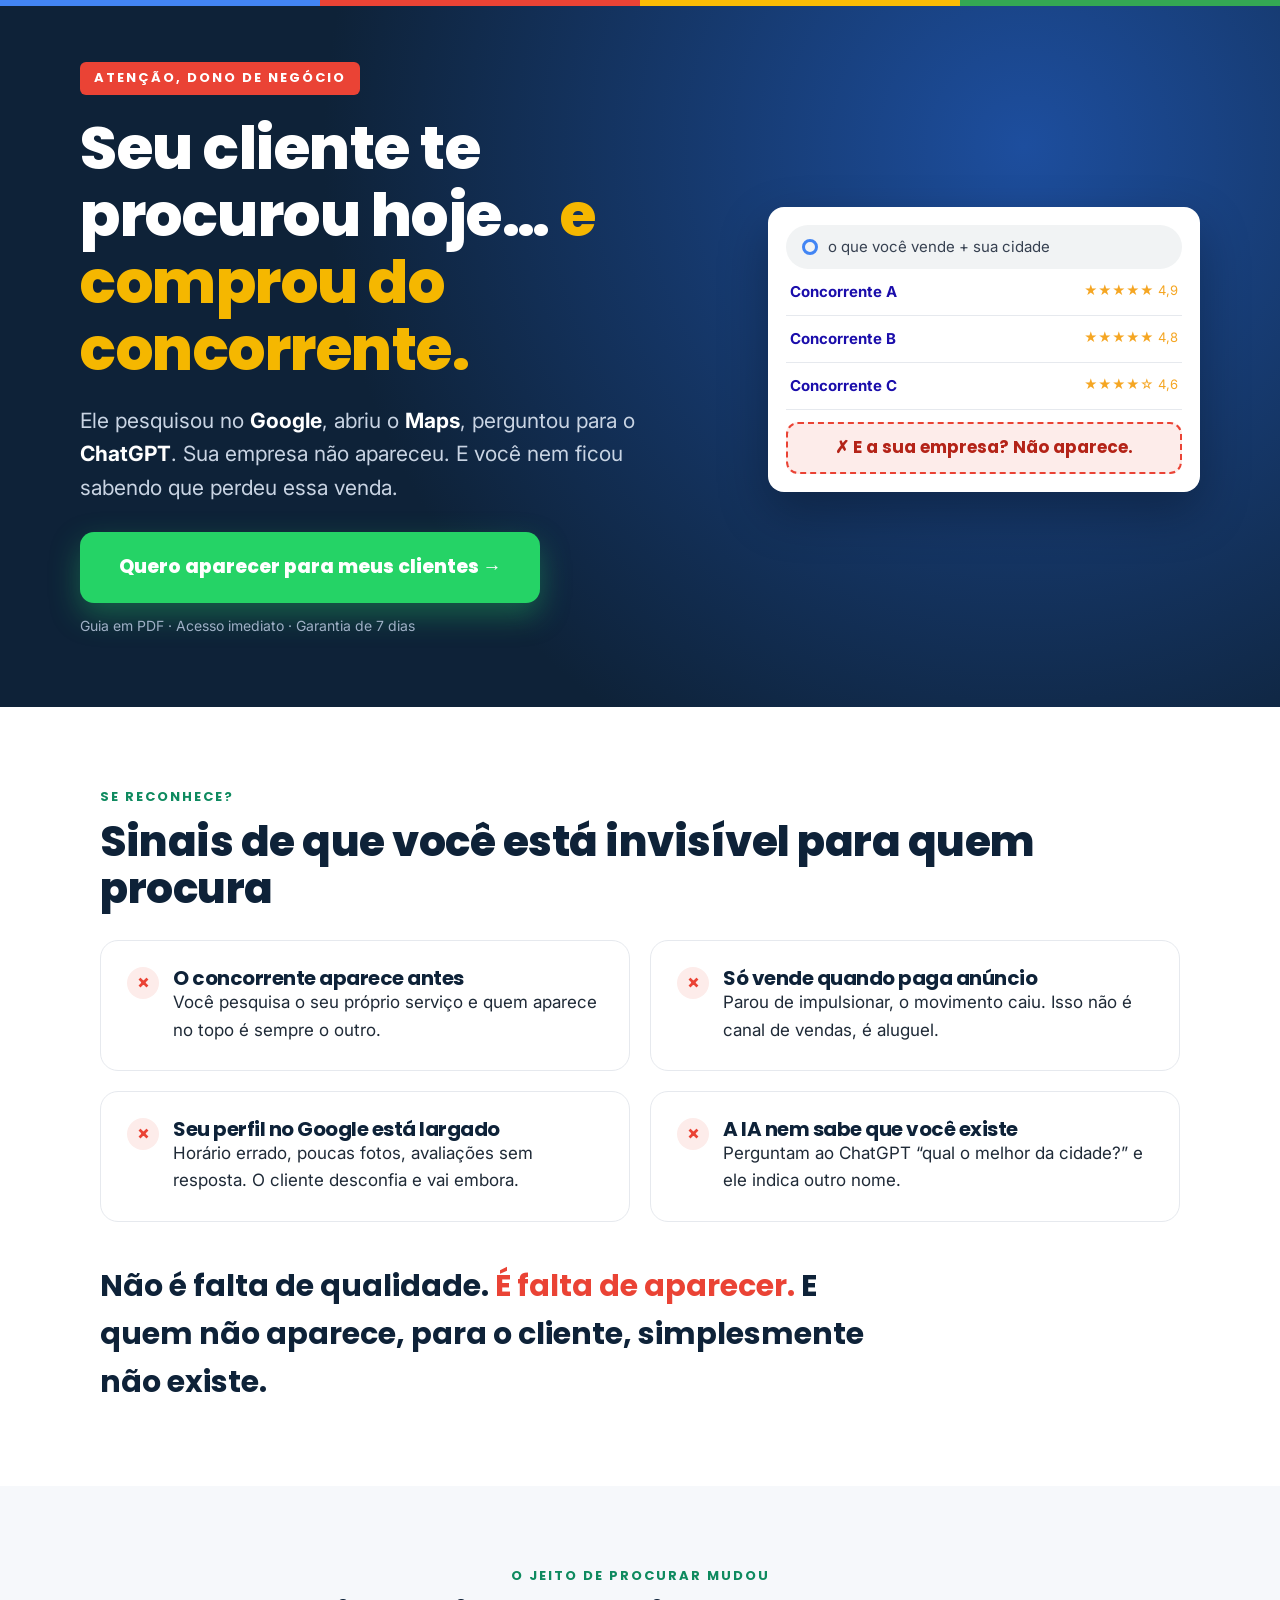
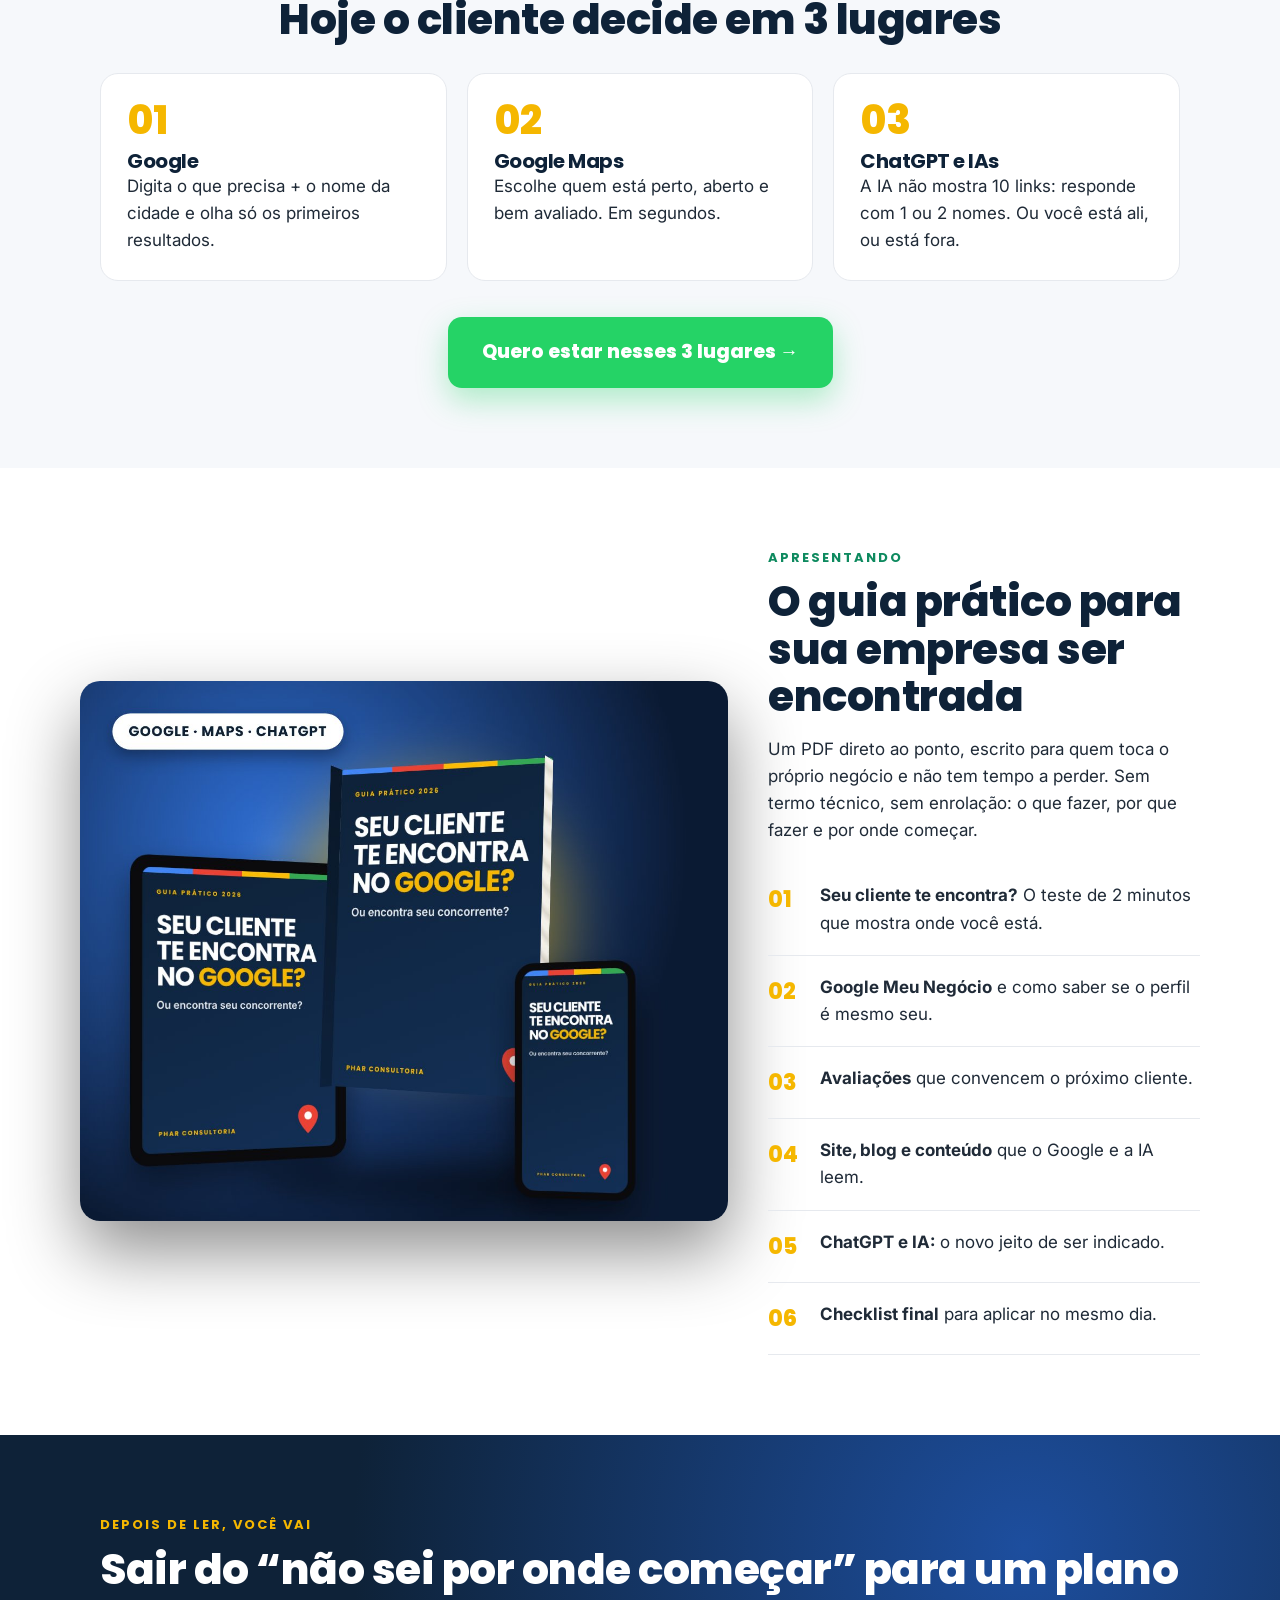
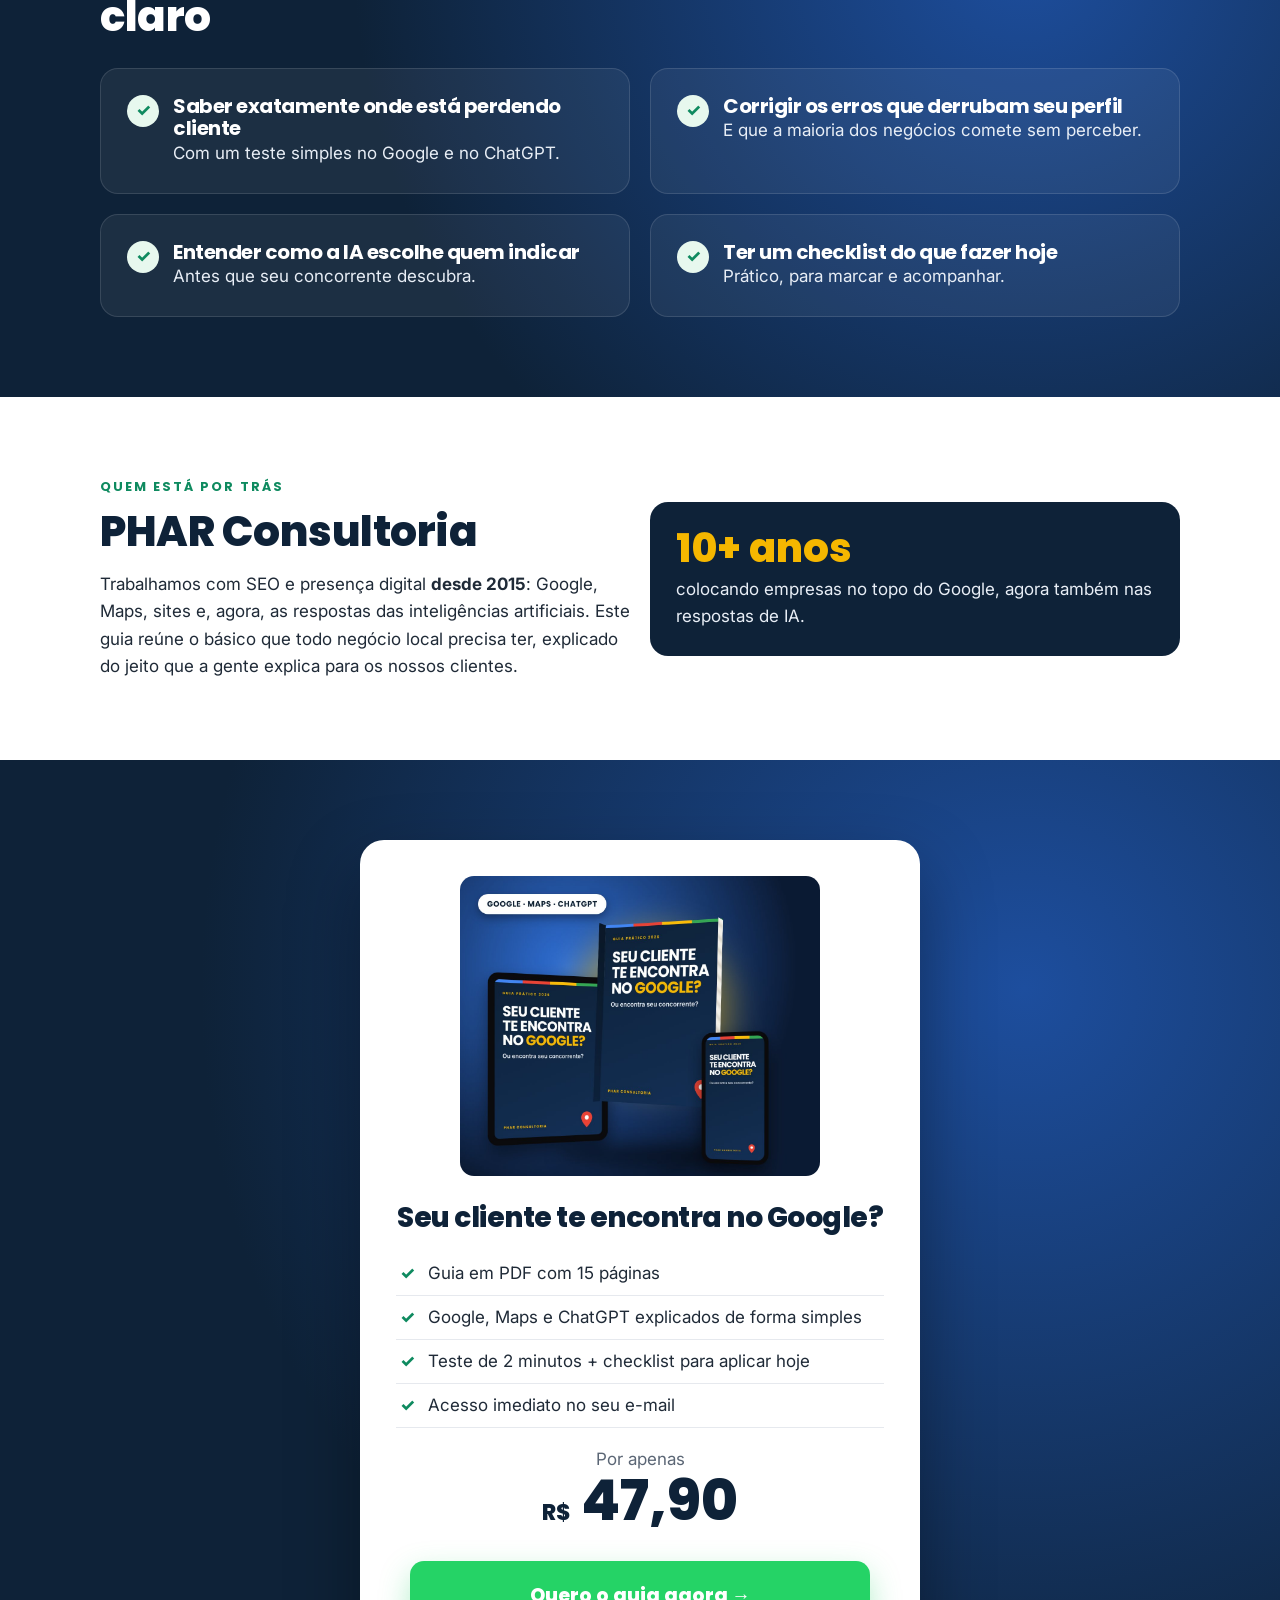
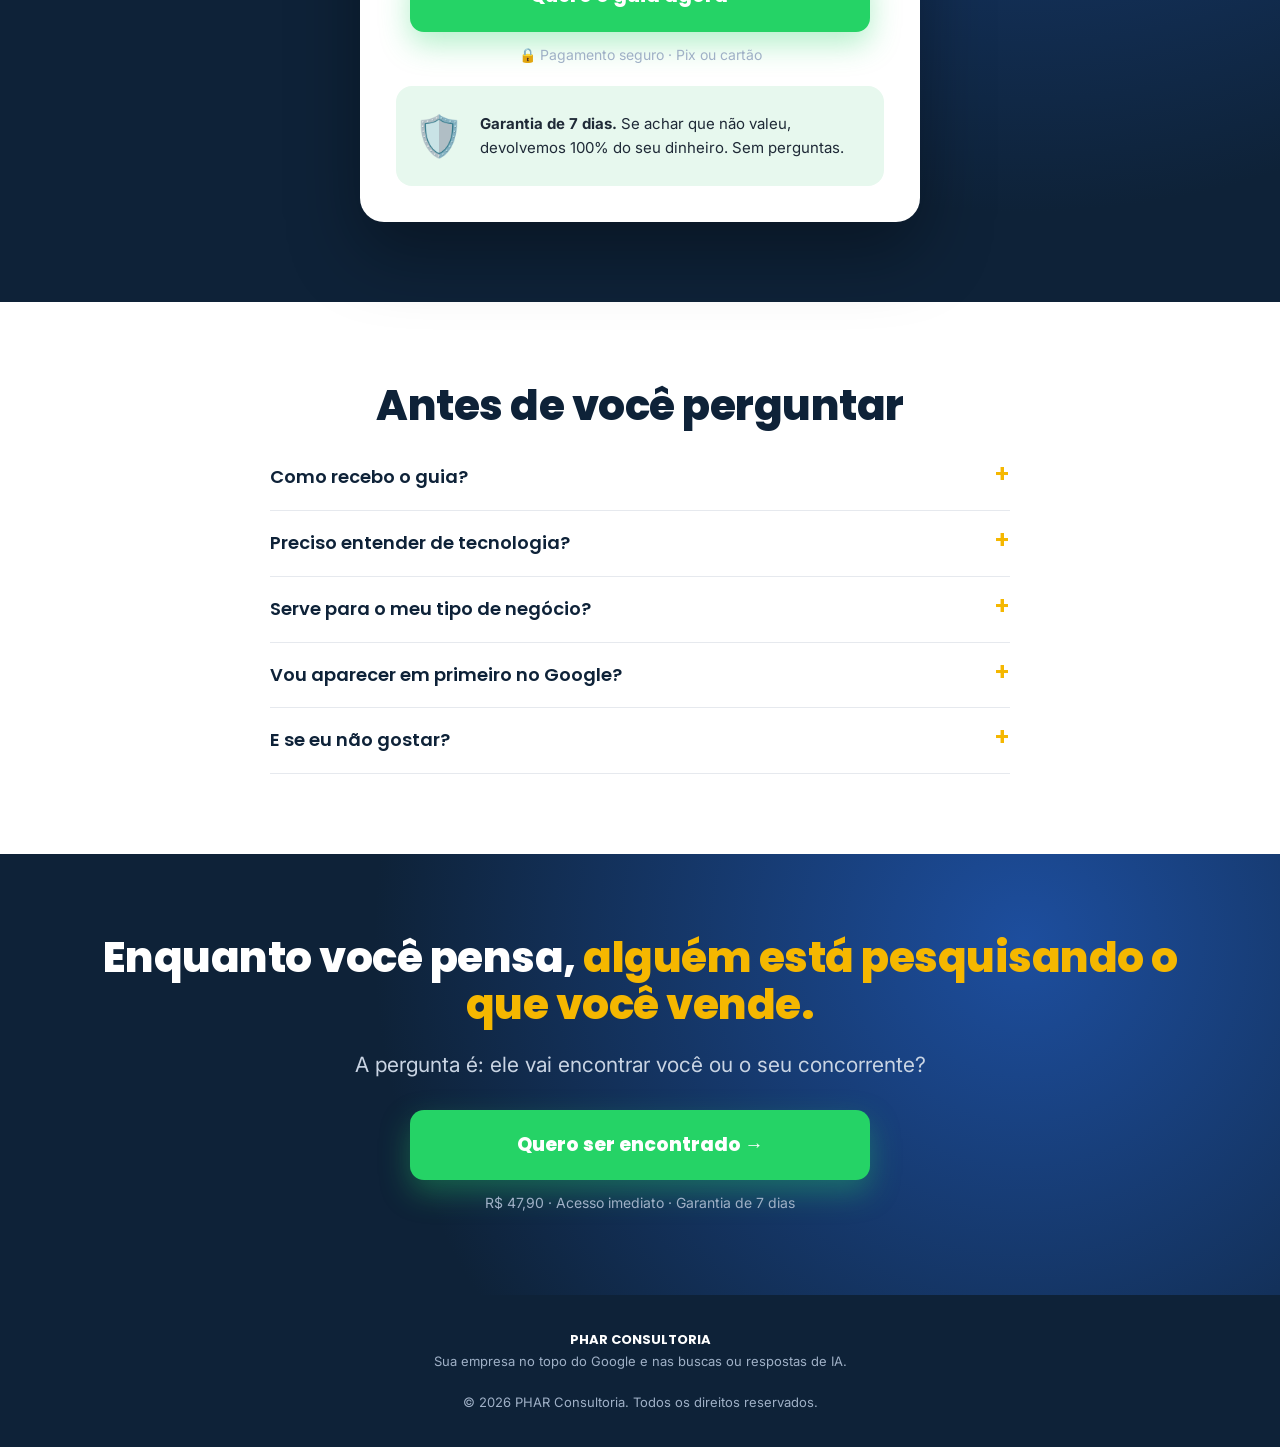
<file: index.html>
<!doctype html>
<html lang="pt-BR">
<head>
<meta charset="utf-8">
<meta name="viewport" content="width=device-width,initial-scale=1">
<title>Seu cliente te encontra no Google? | PHAR Consultoria</title>
<meta name="description" content="Guia prático para sua empresa aparecer no Google, no Maps e nas respostas do ChatGPT. Acesso imediato.">
<meta property="og:title" content="Seu cliente te encontra no Google… ou encontra seu concorrente?">
<meta property="og:image" content="assets/produto.jpg">
<link rel="preconnect" href="https://fonts.googleapis.com">
<link href="https://fonts.googleapis.com/css2?family=Inter:wght@400;600;700&family=Poppins:wght@600;700;800&display=swap" rel="stylesheet">
<link rel="stylesheet" href="styles.css">
<script src="config.js"></script>
</head>
<body>
<div class="gbar"><span></span><span></span><span></span><span></span></div>

<!-- 1. DOR IMEDIATA -->
<section class="dark">
 <div class="wrap hero">
  <div>
   <span class="tag">Atenção, dono de negócio</span>
   <h1>Seu cliente te procurou hoje… <em>e comprou do concorrente.</em></h1>
   <p class="lead">Ele pesquisou no <b>Google</b>, abriu o <b>Maps</b>, perguntou para o <b>ChatGPT</b>. Sua empresa não apareceu. E você nem ficou sabendo que perdeu essa venda.</p>
   <a class="btn big js-checkout" href="#">Quero aparecer para meus clientes →</a>
   <p class="micro">Guia em PDF · Acesso imediato · Garantia de 7 dias</p>
  </div>
  <div class="search">
   <div class="q"><i></i>o que você vende + sua cidade</div>
   <div class="res"><b>Concorrente A</b><span>★★★★★ 4,9</span></div>
   <div class="res"><b>Concorrente B</b><span>★★★★★ 4,8</span></div>
   <div class="res"><b>Concorrente C</b><span>★★★★☆ 4,6</span></div>
   <div class="miss">✗ E a sua empresa? Não aparece.</div>
  </div>
 </div>
</section>

<!-- 2. ESPELHO DA DOR -->
<section class="sec">
 <div class="wrap">
  <p class="kick">Se reconhece?</p>
  <h2>Sinais de que você está invisível para quem procura</h2>
  <div class="grid g2" style="margin-top:28px">
   <div class="card pain"><span class="x">✗</span><div><h3>O concorrente aparece antes</h3><p>Você pesquisa o seu próprio serviço e quem aparece no topo é sempre o outro.</p></div></div>
   <div class="card pain"><span class="x">✗</span><div><h3>Só vende quando paga anúncio</h3><p>Parou de impulsionar, o movimento caiu. Isso não é canal de vendas, é aluguel.</p></div></div>
   <div class="card pain"><span class="x">✗</span><div><h3>Seu perfil no Google está largado</h3><p>Horário errado, poucas fotos, avaliações sem resposta. O cliente desconfia e vai embora.</p></div></div>
   <div class="card pain"><span class="x">✗</span><div><h3>A IA nem sabe que você existe</h3><p>Perguntam ao ChatGPT “qual o melhor da cidade?” e ele indica outro nome.</p></div></div>
  </div>
  <p class="big-q" style="margin-top:40px">Não é falta de qualidade. <span style="color:var(--red)">É falta de aparecer.</span> E quem não aparece, para o cliente, simplesmente não existe.</p>
 </div>
</section>

<!-- 3. NOVO CENÁRIO -->
<section class="sec soft">
 <div class="wrap center">
  <p class="kick">O jeito de procurar mudou</p>
  <h2>Hoje o cliente decide em 3 lugares</h2>
  <div class="grid g3" style="margin-top:30px;text-align:left">
   <div class="card"><div class="num">01</div><h3 style="margin-top:10px">Google</h3><p>Digita o que precisa + o nome da cidade e olha só os primeiros resultados.</p></div>
   <div class="card"><div class="num">02</div><h3 style="margin-top:10px">Google Maps</h3><p>Escolhe quem está perto, aberto e bem avaliado. Em segundos.</p></div>
   <div class="card"><div class="num">03</div><h3 style="margin-top:10px">ChatGPT e IAs</h3><p>A IA não mostra 10 links: responde com 1 ou 2 nomes. Ou você está ali, ou está fora.</p></div>
  </div>
  <a class="btn js-checkout" href="#" style="margin-top:36px">Quero estar nesses 3 lugares →</a>
 </div>
</section>

<!-- 4. PRODUTO -->
<section class="sec">
 <div class="wrap hero" style="padding:0">
  <img src="assets/produto.jpg" alt="Guia Seu cliente te encontra no Google? em PDF, tablet e celular" loading="lazy">
  <div>
   <p class="kick">Apresentando</p>
   <h2>O guia prático para sua empresa ser encontrada</h2>
   <p>Um PDF direto ao ponto, escrito para quem toca o próprio negócio e não tem tempo a perder. Sem termo técnico, sem enrolação: o que fazer, por que fazer e por onde começar.</p>
   <div style="margin-top:20px">
    <div class="chap"><span class="n">01</span><div><b>Seu cliente te encontra?</b> O teste de 2 minutos que mostra onde você está.</div></div>
    <div class="chap"><span class="n">02</span><div><b>Google Meu Negócio</b> e como saber se o perfil é mesmo seu.</div></div>
    <div class="chap"><span class="n">03</span><div><b>Avaliações</b> que convencem o próximo cliente.</div></div>
    <div class="chap"><span class="n">04</span><div><b>Site, blog e conteúdo</b> que o Google e a IA leem.</div></div>
    <div class="chap"><span class="n">05</span><div><b>ChatGPT e IA:</b> o novo jeito de ser indicado.</div></div>
    <div class="chap"><span class="n">06</span><div><b>Checklist final</b> para aplicar no mesmo dia.</div></div>
   </div>
  </div>
 </div>
</section>

<!-- 5. BENEFÍCIOS -->
<section class="sec dark">
 <div class="wrap">
  <p class="kick">Depois de ler, você vai</p>
  <h2>Sair do “não sei por onde começar” para um plano claro</h2>
  <div class="grid g2" style="margin-top:28px">
   <div class="card pain"><span class="ok">✓</span><div><h3>Saber exatamente onde está perdendo cliente</h3><p>Com um teste simples no Google e no ChatGPT.</p></div></div>
   <div class="card pain"><span class="ok">✓</span><div><h3>Corrigir os erros que derrubam seu perfil</h3><p>E que a maioria dos negócios comete sem perceber.</p></div></div>
   <div class="card pain"><span class="ok">✓</span><div><h3>Entender como a IA escolhe quem indicar</h3><p>Antes que seu concorrente descubra.</p></div></div>
   <div class="card pain"><span class="ok">✓</span><div><h3>Ter um checklist do que fazer hoje</h3><p>Prático, para marcar e acompanhar.</p></div></div>
  </div>
 </div>
</section>

<!-- 6. PROVA SOCIAL (aparece só quando houver cases no config.js) -->
<section class="sec soft" id="cases" hidden>
 <div class="wrap">
  <p class="kick">Resultados reais</p>
  <h2>O que acontece quando o Google trabalha a seu favor</h2>
  <div class="grid g3" id="cases-grid" style="margin-top:28px"></div>
 </div>
</section>

<!-- 7. AUTORIDADE -->
<section class="sec">
 <div class="wrap grid g2" style="align-items:center">
  <div>
   <p class="kick">Quem está por trás</p>
   <h2>PHAR Consultoria</h2>
   <p>Trabalhamos com SEO e presença digital <b>desde 2015</b>: Google, Maps, sites e, agora, as respostas das inteligências artificiais. Este guia reúne o básico que todo negócio local precisa ter, explicado do jeito que a gente explica para os nossos clientes.</p>
  </div>
  <div class="card" style="background:var(--navy);color:#E8EEF6;border:0">
   <div class="num">10+ anos</div><p style="margin-top:8px">colocando empresas no topo do Google, agora também nas respostas de IA.</p>
  </div>
 </div>
</section>

<!-- 8. OFERTA -->
<section class="sec dark" id="oferta">
 <div class="wrap">
  <div class="offer">
   <img src="assets/produto.jpg" alt="Guia em PDF" loading="lazy">
   <h2 style="font-size:28px">Seu cliente te encontra no Google?</h2>
   <ul>
    <li>Guia em PDF com 15 páginas</li>
    <li>Google, Maps e ChatGPT explicados de forma simples</li>
    <li>Teste de 2 minutos + checklist para aplicar hoje</li>
    <li>Acesso imediato no seu e-mail</li>
   </ul>
   <p style="color:var(--mut)">Por apenas</p>
   <div class="price"><small>R$</small> <span class="js-preco">47,90</span></div>
   <p class="micro js-parcelado"></p>
   <a class="btn big js-checkout" href="#" style="margin-top:20px">Quero o guia agora →</a>
   <p class="micro">🔒 Pagamento seguro · Pix ou cartão</p>
   <div class="guar"><span class="s">🛡️</span><div><b>Garantia de 7 dias.</b> Se achar que não valeu, devolvemos 100% do seu dinheiro. Sem perguntas.</div></div>
  </div>
 </div>
</section>

<!-- 9. FAQ -->
<section class="sec">
 <div class="wrap" style="max-width:780px">
  <h2 class="center">Antes de você perguntar</h2>
  <details><summary>Como recebo o guia?</summary><p>Assim que o pagamento é confirmado, você recebe o acesso no seu e-mail. No Pix, é na hora.</p></details>
  <details><summary>Preciso entender de tecnologia?</summary><p>Não. O guia foi escrito para dono de negócio, sem termo técnico sem explicação.</p></details>
  <details><summary>Serve para o meu tipo de negócio?</summary><p>Serve para qualquer negócio que atende clientes de uma cidade ou região: clínicas, lojas, restaurantes, prestadores de serviço, imobiliárias e muito mais.</p></details>
  <details><summary>Vou aparecer em primeiro no Google?</summary><p>Ninguém sério promete primeiro lugar. O guia mostra o básico que faz sua empresa ser encontrada e onde você está perdendo clientes hoje.</p></details>
  <details><summary>E se eu não gostar?</summary><p>Você tem 7 dias de garantia. É só pedir o reembolso e devolvemos todo o valor.</p></details>
 </div>
</section>

<!-- 10. CTA FINAL -->
<section class="sec dark center">
 <div class="wrap">
  <h2>Enquanto você pensa, <em>alguém está pesquisando o que você vende.</em></h2>
  <p class="lead">A pergunta é: ele vai encontrar você ou o seu concorrente?</p>
  <a class="btn big js-checkout" href="#">Quero ser encontrado →</a>
  <p class="micro">R$ <span class="js-preco">47,90</span> · Acesso imediato · Garantia de 7 dias</p>
 </div>
</section>

<footer>
 <b>PHAR CONSULTORIA</b><br>Sua empresa no topo do Google e nas buscas ou respostas de IA.<br><br>
 © 2026 PHAR Consultoria. Todos os direitos reservados.
</footer>

<div class="sticky"><a class="btn js-checkout" href="#">Quero o guia por R$ <span class="js-preco">47,90</span> →</a></div>

<script>
(function(){
 var C = window.PHAR || {};
 // Repassa UTMs e parâmetros do anúncio para o checkout
 var qs = location.search;
 document.querySelectorAll('.js-checkout').forEach(function(a){
  a.href = C.checkout + (qs ? (C.checkout.indexOf('?')>-1 ? '&' + qs.slice(1) : qs) : '');
 });
 document.querySelectorAll('.js-preco').forEach(function(e){ e.textContent = C.preco; });
 document.querySelectorAll('.js-parcelado').forEach(function(e){ e.textContent = C.precoParcelado || ''; });
 // Prova social
 if (C.cases && C.cases.length){
  var g = document.getElementById('cases-grid');
  C.cases.forEach(function(c){
   var d = document.createElement('div'); d.className = 'card case';
   d.innerHTML = '<div class="num"></div><p style="font-weight:600;margin-top:6px"></p><p style="margin-top:12px;color:var(--mut)"></p><p style="margin-top:12px;font-family:Poppins;font-weight:700;color:var(--navy)"></p>';
   d.children[0].textContent = c.numero; d.children[1].textContent = c.rotulo;
   d.children[2].textContent = c.texto; d.children[3].textContent = c.negocio + (c.cidade ? ' · ' + c.cidade : '');
   g.appendChild(d);
  });
  document.getElementById('cases').hidden = false;
 }
 // Back redirect: ao tentar voltar, vai para a página do Raio-X
 try {
  history.pushState({br:1}, '', location.href);
  window.addEventListener('popstate', function(){ location.replace('raio-x.html' + qs); });
 } catch(e){}
})();
</script>
</body>
</html>
</file>
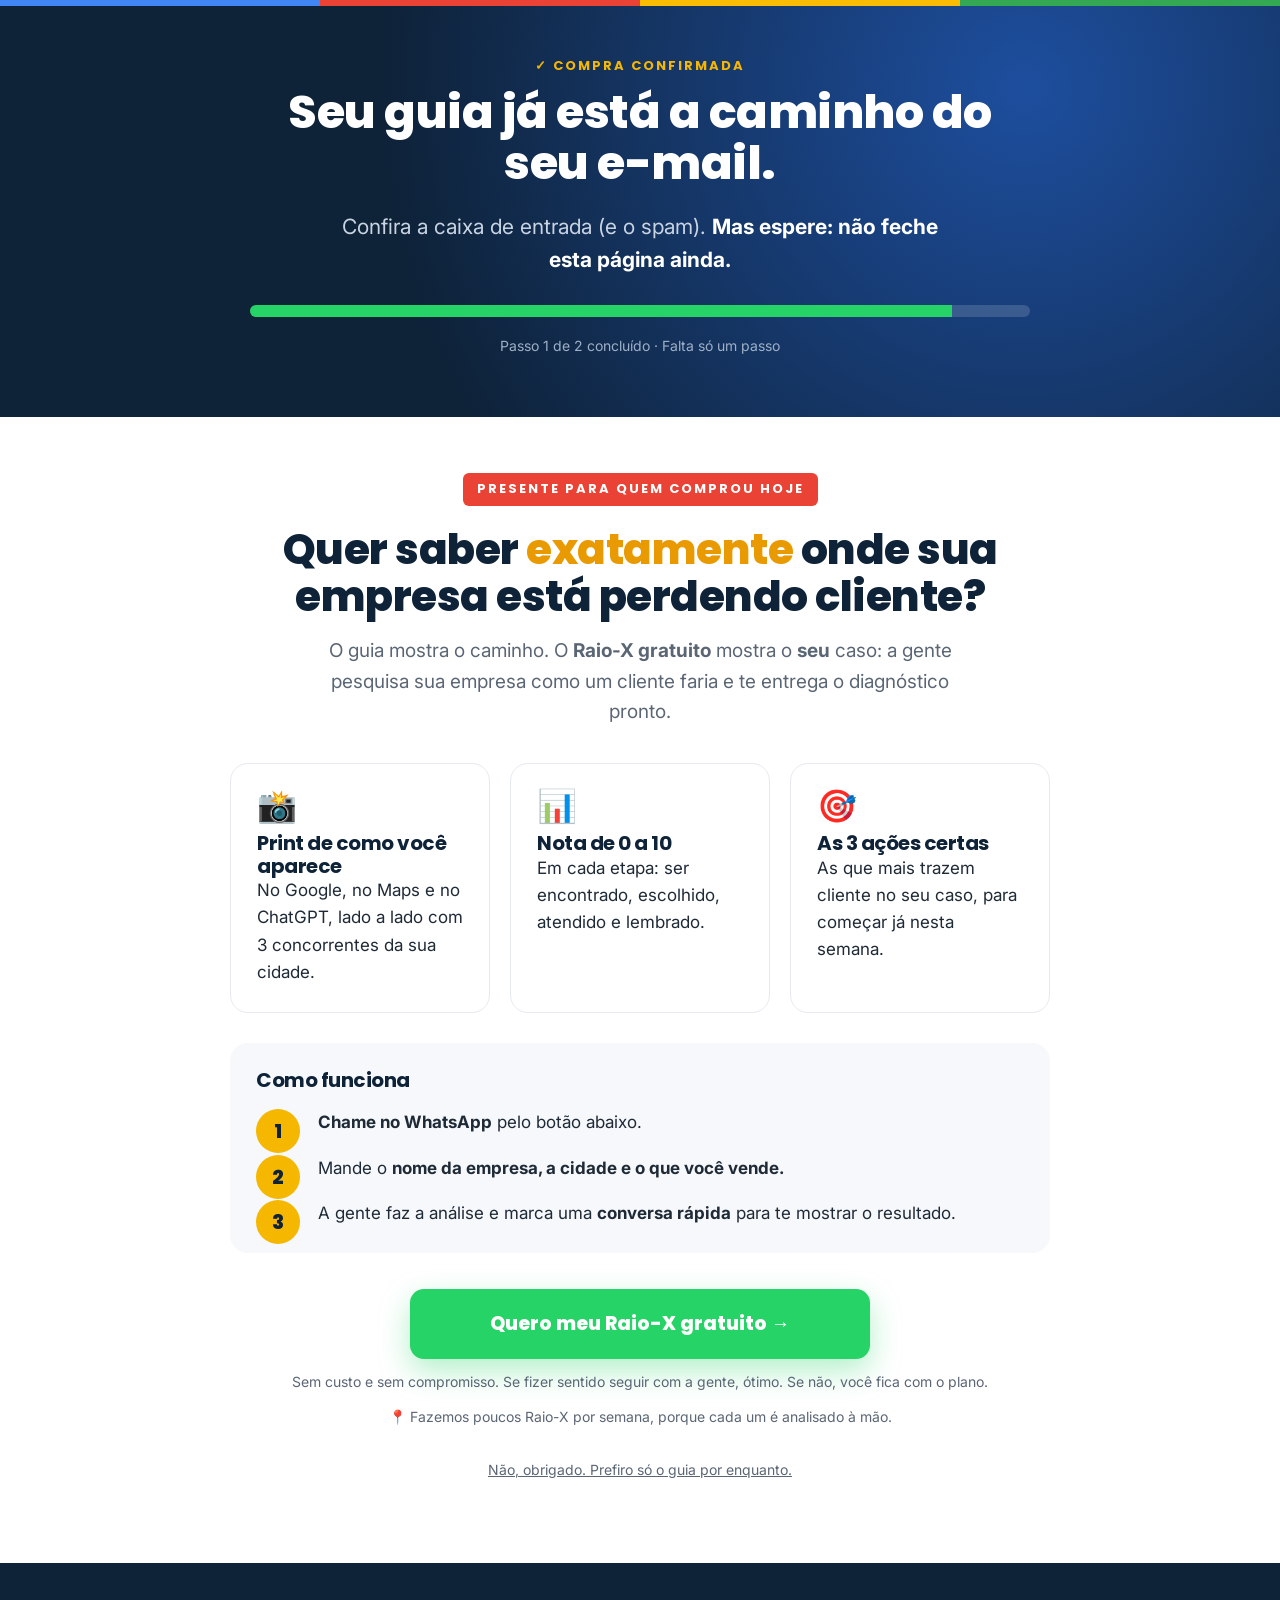
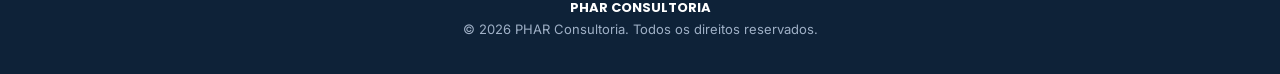
<file: obrigado.html>
<!doctype html>
<html lang="pt-BR">
<head>
<meta charset="utf-8">
<meta name="viewport" content="width=device-width,initial-scale=1">
<title>Compra confirmada | PHAR Consultoria</title>
<meta name="robots" content="noindex">
<link rel="preconnect" href="https://fonts.googleapis.com">
<link href="https://fonts.googleapis.com/css2?family=Inter:wght@400;600;700&family=Poppins:wght@600;700;800&display=swap" rel="stylesheet">
<link rel="stylesheet" href="styles.css">
<script src="config.js"></script>
</head>
<body>
<div class="gbar"><span></span><span></span><span></span><span></span></div>

<section class="dark">
 <div class="wrap center" style="padding:50px 20px 60px;max-width:820px">
  <p class="kick">✓ Compra confirmada</p>
  <h1 style="font-size:clamp(30px,5vw,46px)">Seu guia já está a caminho do seu e-mail.</h1>
  <p class="lead">Confira a caixa de entrada (e o spam). <b>Mas espere: não feche esta página ainda.</b></p>
  <div class="prog"><div style="width:90%"></div></div>
  <p class="micro">Passo 1 de 2 concluído · Falta só um passo</p>
 </div>
</section>

<section class="sec" style="padding-top:56px">
 <div class="wrap" style="max-width:860px">
  <div class="center">
   <span class="tag">Presente para quem comprou hoje</span>
   <h2>Quer saber <em style="color:#E89A00">exatamente</em> onde sua empresa está perdendo cliente?</h2>
   <p style="font-size:19px;color:var(--mut);max-width:680px;margin:0 auto">O guia mostra o caminho. O <b>Raio-X gratuito</b> mostra o <b>seu</b> caso: a gente pesquisa sua empresa como um cliente faria e te entrega o diagnóstico pronto.</p>
  </div>

  <div class="grid g3" style="margin-top:36px">
   <div class="card"><div class="num" style="font-size:32px">📸</div><h3 style="margin-top:10px">Print de como você aparece</h3><p>No Google, no Maps e no ChatGPT, lado a lado com 3 concorrentes da sua cidade.</p></div>
   <div class="card"><div class="num" style="font-size:32px">📊</div><h3 style="margin-top:10px">Nota de 0 a 10</h3><p>Em cada etapa: ser encontrado, escolhido, atendido e lembrado.</p></div>
   <div class="card"><div class="num" style="font-size:32px">🎯</div><h3 style="margin-top:10px">As 3 ações certas</h3><p>As que mais trazem cliente no seu caso, para começar já nesta semana.</p></div>
  </div>

  <div class="card" style="margin-top:30px;background:var(--bg);border:0">
   <h3>Como funciona</h3>
   <div class="steps grid" style="margin-top:18px;gap:18px">
    <div class="step"><b>Chame no WhatsApp</b> pelo botão abaixo.</div>
    <div class="step">Mande o <b>nome da empresa, a cidade e o que você vende.</b></div>
    <div class="step">A gente faz a análise e marca uma <b>conversa rápida</b> para te mostrar o resultado.</div>
   </div>
  </div>

  <div class="center" style="margin-top:36px">
   <a class="btn big js-raiox" href="#">Quero meu Raio-X gratuito →</a>
   <p class="micro">Sem custo e sem compromisso. Se fizer sentido seguir com a gente, ótimo. Se não, você fica com o plano.</p>
   <p class="micro">📍 Fazemos poucos Raio-X por semana, porque cada um é analisado à mão.</p>
   <p style="margin-top:28px"><a href="#" onclick="this.parentNode.innerHTML='Tudo bem! Seu guia já está no seu e-mail. Bons resultados 🙌';return false" style="color:var(--mut);font-size:14px">Não, obrigado. Prefiro só o guia por enquanto.</a></p>
  </div>
 </div>
</section>

<footer><b>PHAR CONSULTORIA</b><br>© 2026 PHAR Consultoria. Todos os direitos reservados.</footer>

<script>
document.querySelectorAll('.js-raiox').forEach(function(a){ a.href = (window.PHAR||{}).raioxObrigado; a.target = '_blank'; a.rel = 'noopener'; });
</script>
</body>
</html>
</file>
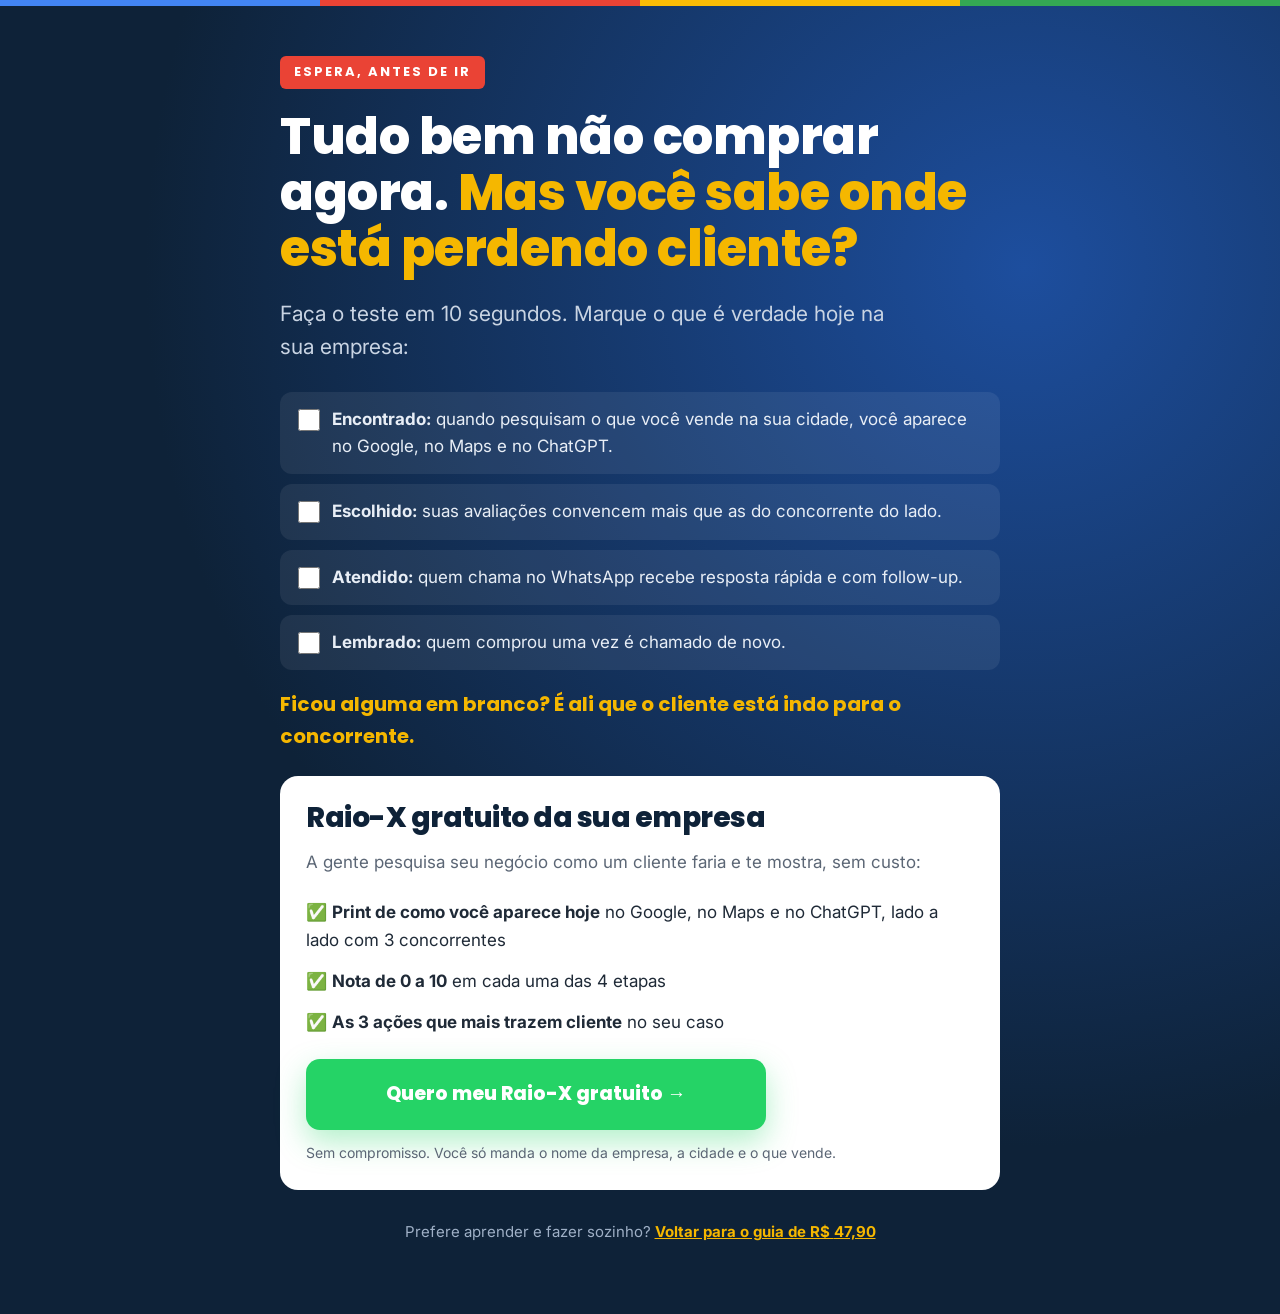
<file: raio-x.html>
<!doctype html>
<html lang="pt-BR">
<head>
<meta charset="utf-8">
<meta name="viewport" content="width=device-width,initial-scale=1">
<title>Antes de ir: Raio-X gratuito | PHAR Consultoria</title>
<meta name="robots" content="noindex">
<link rel="preconnect" href="https://fonts.googleapis.com">
<link href="https://fonts.googleapis.com/css2?family=Inter:wght@400;600;700&family=Poppins:wght@600;700;800&display=swap" rel="stylesheet">
<link rel="stylesheet" href="styles.css">
<script src="config.js"></script>
</head>
<body>
<div class="gbar"><span></span><span></span><span></span><span></span></div>

<section class="dark" style="min-height:100vh">
 <div class="wrap" style="max-width:760px;padding:50px 20px 70px">
  <span class="tag">Espera, antes de ir</span>
  <h1 style="font-size:clamp(30px,5.4vw,50px)">Tudo bem não comprar agora. <em>Mas você sabe onde está perdendo cliente?</em></h1>
  <p class="lead">Faça o teste em 10 segundos. Marque o que é verdade hoje na sua empresa:</p>

  <label class="check"><input type="checkbox" class="js-c"><span><b>Encontrado:</b> quando pesquisam o que você vende na sua cidade, você aparece no Google, no Maps e no ChatGPT.</span></label>
  <label class="check"><input type="checkbox" class="js-c"><span><b>Escolhido:</b> suas avaliações convencem mais que as do concorrente do lado.</span></label>
  <label class="check"><input type="checkbox" class="js-c"><span><b>Atendido:</b> quem chama no WhatsApp recebe resposta rápida e com follow-up.</span></label>
  <label class="check"><input type="checkbox" class="js-c"><span><b>Lembrado:</b> quem comprou uma vez é chamado de novo.</span></label>

  <p id="res" style="font-family:Poppins;font-weight:700;font-size:20px;color:var(--gold);margin:18px 0 6px">Ficou alguma em branco? É ali que o cliente está indo para o concorrente.</p>

  <div class="card lightcard" style="background:#fff;color:var(--ink);margin-top:24px;border:0">
   <h2 style="font-size:28px">Raio-X gratuito da sua empresa</h2>
   <p style="color:var(--mut)">A gente pesquisa seu negócio como um cliente faria e te mostra, sem custo:</p>
   <ul style="list-style:none;margin:16px 0">
    <li style="padding:7px 0">✅ <b>Print de como você aparece hoje</b> no Google, no Maps e no ChatGPT, lado a lado com 3 concorrentes</li>
    <li style="padding:7px 0">✅ <b>Nota de 0 a 10</b> em cada uma das 4 etapas</li>
    <li style="padding:7px 0">✅ <b>As 3 ações que mais trazem cliente</b> no seu caso</li>
   </ul>
   <a class="btn big js-raiox" href="#">Quero meu Raio-X gratuito →</a>
   <p class="micro">Sem compromisso. Você só manda o nome da empresa, a cidade e o que vende.</p>
  </div>

  <p class="center" style="margin-top:30px;color:#9FB0C6;font-size:15px">Prefere aprender e fazer sozinho? <a class="js-checkout" href="#" style="color:var(--gold);font-weight:700">Voltar para o guia de R$ <span class="js-preco">47,90</span></a></p>
 </div>
</section>

<script>
(function(){
 var C = window.PHAR || {}, qs = location.search;
 document.querySelectorAll('.js-raiox').forEach(function(a){ a.href = C.raioxBack; a.target='_blank'; a.rel='noopener'; });
 document.querySelectorAll('.js-checkout').forEach(function(a){ a.href = C.checkout + qs; });
 document.querySelectorAll('.js-preco').forEach(function(e){ e.textContent = C.preco; });
 var res = document.getElementById('res');
 document.querySelectorAll('.js-c').forEach(function(c){ c.addEventListener('change', function(){
  var n = document.querySelectorAll('.js-c:checked').length;
  res.textContent = n === 4 ? 'Ótimo! Mesmo assim, o Raio-X mostra onde dá para ganhar ainda mais.'
   : 'Você deixou ' + (4-n) + ' em branco. É ali que o cliente está indo para o concorrente.';
 }); });
})();
</script>
</body>
</html>
</file>
<file: styles.css>
:root{--navy:#0E2238;--navy2:#132F55;--gold:#F5B700;--red:#EA4335;--green:#25D366;--ink:#1F2A37;--mut:#5B6675;--bg:#F6F8FB;--line:#E6E9EE}
*{box-sizing:border-box;margin:0;padding:0}
html{scroll-behavior:smooth}
body{font-family:Inter,system-ui,sans-serif;color:var(--ink);background:#fff;line-height:1.6;font-size:17px}
h1,h2,h3{font-family:Poppins,sans-serif;line-height:1.12;color:var(--navy);letter-spacing:-.5px}
h1{font-size:clamp(32px,6vw,60px);font-weight:800}
h2{font-size:clamp(26px,4.2vw,42px);font-weight:800;margin-bottom:16px}
h3{font-size:20px;font-weight:700}
em{font-style:normal;color:var(--gold)}
.wrap{max-width:1120px;margin:0 auto;padding:0 20px}
.sec{padding:80px 0}
.dark{background:radial-gradient(circle at 80% 20%,#1D4E9E,var(--navy) 60%);color:#E8EEF6}
.dark h1,.dark h2,.dark h3{color:#fff}
.soft{background:var(--bg)}
.gbar{height:6px;display:flex}.gbar span{flex:1}
.gbar span:nth-child(1){background:#4285F4}.gbar span:nth-child(2){background:#EA4335}.gbar span:nth-child(3){background:#FBBC05}.gbar span:nth-child(4){background:#34A853}
.tag{display:inline-block;background:var(--red);color:#fff;font-family:Poppins;font-weight:700;font-size:13px;letter-spacing:2px;padding:6px 14px;border-radius:6px;margin-bottom:20px;text-transform:uppercase}
.kick{font-family:Poppins;font-weight:700;font-size:13px;letter-spacing:2px;color:#0E8A5F;text-transform:uppercase;margin-bottom:10px}
.dark .kick{color:var(--gold)}
.lead{font-size:clamp(17px,2.2vw,21px);color:#C9D4E3;margin:20px 0 28px;max-width:620px}
.lead b{color:#fff}
.btn{display:inline-flex;align-items:center;justify-content:center;gap:10px;background:var(--green);color:#fff;font-family:Poppins;font-weight:800;font-size:19px;padding:20px 34px;border-radius:14px;text-decoration:none;box-shadow:0 12px 30px rgba(37,211,102,.35);transition:transform .15s}
.btn:hover{transform:translateY(-2px)}
.btn.big{width:100%;max-width:460px}
.micro{font-size:14px;color:#9FB0C6;margin-top:12px}
.soft .micro,.sec .micro{color:var(--mut)}
.dark .micro{color:#9FB0C6}
.hero{display:grid;grid-template-columns:1.2fr .8fr;gap:40px;align-items:center;padding:56px 0 70px}
.hero img{width:100%;border-radius:20px;box-shadow:0 30px 70px rgba(0,0,0,.45)}
.search{background:#fff;border-radius:16px;padding:18px;color:var(--ink);box-shadow:0 20px 50px rgba(0,0,0,.3);max-width:440px}
.search .q{display:flex;gap:10px;align-items:center;background:#F1F3F4;border-radius:30px;padding:10px 16px;font-size:15px;color:#374151}
.search .q i{width:16px;height:16px;border-radius:50%;border:3px solid #4285F4;flex:none}
.res{display:flex;justify-content:space-between;padding:11px 4px;border-bottom:1px solid var(--line);font-size:15px}
.res b{color:#1A0DAB}.res span{color:#F5A623;font-size:13px}
.miss{margin-top:12px;background:#FDECEA;border:2px dashed var(--red);color:#B42318;font-family:Poppins;font-weight:700;border-radius:12px;padding:10px;text-align:center}
.grid{display:grid;gap:20px}
.g2{grid-template-columns:repeat(2,1fr)}.g3{grid-template-columns:repeat(3,1fr)}.g4{grid-template-columns:repeat(4,1fr)}
.card{background:#fff;border:1px solid var(--line);border-radius:18px;padding:26px}
.dark .card{background:rgba(255,255,255,.06);border-color:rgba(255,255,255,.12)}
.pain{display:flex;gap:14px;align-items:flex-start}
.pain .x{flex:none;width:32px;height:32px;border-radius:50%;background:#FDECEA;color:var(--red);display:grid;place-items:center;font-weight:800}
.ok{flex:none;width:32px;height:32px;border-radius:50%;background:#E7F8EE;color:#0E8A5F;display:grid;place-items:center;font-weight:800}
.big-q{font-family:Poppins;font-size:clamp(22px,3vw,30px);font-weight:700;color:var(--navy);max-width:800px}
.center{text-align:center}.center .lead,.center .big-q{margin-left:auto;margin-right:auto}
.num{font-family:Poppins;font-weight:800;font-size:40px;color:var(--gold);line-height:1}
.chap{display:flex;gap:16px;padding:18px 0;border-bottom:1px solid var(--line)}
.chap .n{font-family:Poppins;font-weight:800;color:var(--gold);font-size:22px;width:36px;flex:none}
.offer{background:#fff;color:var(--ink);border-radius:24px;padding:36px;max-width:560px;margin:0 auto;box-shadow:0 30px 70px rgba(0,0,0,.35);text-align:center}
.offer img{width:100%;max-width:360px;border-radius:14px;margin-bottom:18px}
.offer ul{list-style:none;text-align:left;margin:18px 0}
.offer li{padding:8px 0 8px 32px;position:relative;border-bottom:1px solid var(--line)}
.offer li:before{content:"✓";position:absolute;left:4px;color:#0E8A5F;font-weight:800}
.price{font-family:Poppins;font-weight:800;font-size:56px;color:var(--navy);line-height:1}
.price small{font-size:22px}
.guar{display:flex;gap:16px;align-items:center;background:#E7F8EE;border-radius:16px;padding:18px;text-align:left;margin-top:20px;font-size:15px}
.guar .s{font-size:40px}
.case .num{color:#0E8A5F}
details{border-bottom:1px solid var(--line);padding:18px 0}
summary{font-family:Poppins;font-weight:600;font-size:18px;color:var(--navy);cursor:pointer;list-style:none}
summary:after{content:"+";float:right;color:var(--gold);font-size:24px;line-height:1}
details[open] summary:after{content:"–"}
details p{margin-top:10px;color:var(--mut)}
footer{background:var(--navy);color:#9FB0C6;padding:34px 0;font-size:13px;text-align:center}
footer b{color:#fff;font-family:Poppins}
.sticky{position:fixed;left:0;right:0;bottom:0;background:var(--navy);padding:12px 16px;display:none;z-index:50;box-shadow:0 -8px 24px rgba(0,0,0,.25)}
.sticky .btn{width:100%;padding:16px;font-size:17px}
.steps{counter-reset:s}
.step{position:relative;padding-left:62px}
.step:before{counter-increment:s;content:counter(s);position:absolute;left:0;top:0;width:44px;height:44px;border-radius:50%;background:var(--gold);color:var(--navy);font-family:Poppins;font-weight:800;display:grid;place-items:center;font-size:20px}
.check{display:flex;gap:12px;align-items:flex-start;padding:14px 18px;background:rgba(255,255,255,.07);border-radius:12px;margin-bottom:10px;cursor:pointer}
.check input{width:22px;height:22px;margin-top:3px;accent-color:var(--gold);flex:none}
.prog{height:12px;background:rgba(255,255,255,.15);border-radius:10px;overflow:hidden;margin:18px 0}
.prog div{height:100%;width:100%;background:var(--green)}
@media(max-width:860px){
 .hero{grid-template-columns:1fr;padding:40px 0 50px}
 .g2,.g3,.g4{grid-template-columns:1fr}
 .sec{padding:56px 0}
 .sticky{display:block}
 body{padding-bottom:84px}
 .btn{width:100%}
}
.dark .offer h2,.dark .offer h3,.dark .lightcard h2,.dark .lightcard h3{color:var(--navy)}
.dark .lightcard .micro{color:var(--mut)}
</file>
